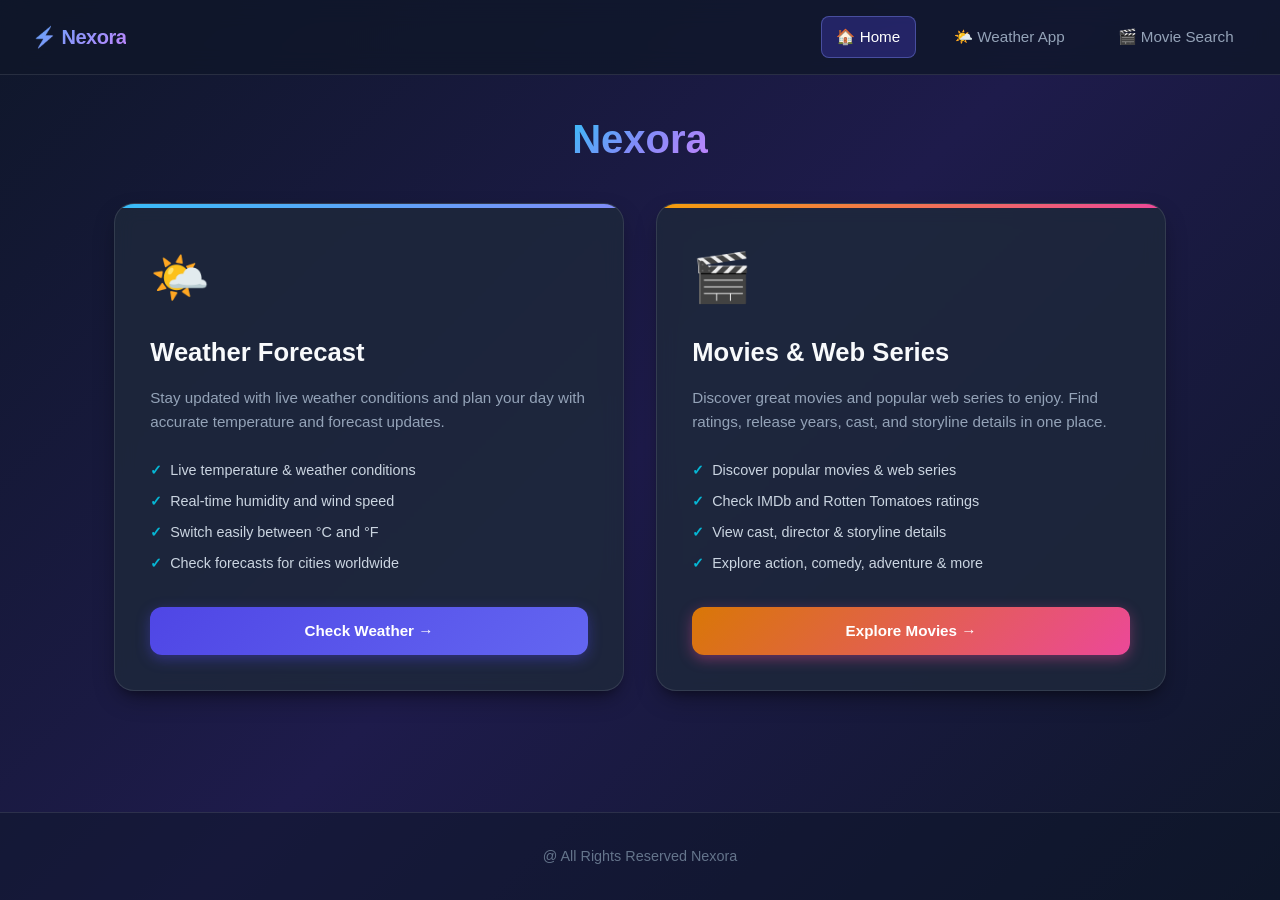
<file: index.html>
<!DOCTYPE html>
<html lang="en">
<head>
  <meta charset="UTF-8">
  <meta name="viewport" content="width=device-width, initial-scale=1.0">
  <title>Nexora</title>
  <!-- Main Stylesheet -->
  <link rel="stylesheet" href="css/style.css">
  <style>
    /* Specific styles for landing portal */
    .apps-grid {
      display: grid;
      grid-template-columns: repeat(auto-fit, minmax(320px, 1fr));
      gap: 2rem;
      margin: 2.5rem 0;
    }

    .project-card {
      padding: 2.2rem;
      display: flex;
      flex-direction: column;
      justify-content: space-between;
      transition: var(--transition);
      border-radius: var(--radius-lg);
      position: relative;
      overflow: hidden;
    }

    .project-card::before {
      content: '';
      position: absolute;
      top: 0;
      left: 0;
      right: 0;
      height: 4px;
      background: linear-gradient(90deg, #38bdf8, #818cf8);
    }

    .project-card.movie-card-accent::before {
      background: linear-gradient(90deg, #f59e0b, #ec4899);
    }

    .project-card:hover {
      transform: translateY(-6px);
      border-color: rgba(129, 140, 248, 0.4);
      box-shadow: 0 20px 35px -10px rgba(0, 0, 0, 0.6);
    }

    .app-icon {
      font-size: 3rem;
      margin-bottom: 1rem;
      display: inline-block;
    }

    .app-title {
      font-size: 1.6rem;
      font-weight: 700;
      margin-bottom: 0.8rem;
    }

    .app-desc {
      color: var(--text-muted);
      font-size: 0.95rem;
      line-height: 1.6;
      margin-bottom: 1.5rem;
    }

    .feature-list {
      list-style: none;
      margin-bottom: 2rem;
      display: flex;
      flex-direction: column;
      gap: 0.5rem;
    }

    .feature-list li {
      color: #cbd5e1;
      font-size: 0.9rem;
      display: flex;
      align-items: center;
      gap: 0.5rem;
    }

    .feature-list li::before {
      content: '✓';
      color: var(--secondary);
      font-weight: bold;
    }
  </style>
</head>
<body>

  <!-- Navigation Bar -->
  <header>
    <nav class="navbar">
      <a href="index.html" class="nav-brand">
        <span>⚡ Nexora</span>
      </a>
      <ul class="nav-links">
        <li><a href="index.html" class="nav-link active">🏠 Home</a></li>
        <li><a href="weather.html" class="nav-link">🌤️ Weather App</a></li>
        <li><a href="movies.html" class="nav-link">🎬 Movie Search</a></li>
      </ul>
    </nav>
  </header>

  <!-- Main Content Container -->
  <main class="container">
    
    <!-- Hero Section -->
    <section class="hero">
      <h1 class="hero-title">
        <span class="gradient-text">Nexora</span>
      </h1>
    </section>

    <!-- Apps Showcase Cards -->
    <section class="apps-grid">
      
      <!-- App 1: Weather App -->
      <article class="glass-card project-card">
        <div>
          <span class="app-icon">🌤️</span>
          <h2 class="app-title">Weather Forecast</h2>
          <p class="app-desc">
            Stay updated with live weather conditions and plan your day with accurate temperature and forecast updates.
          </p>
          <ul class="feature-list">
            <li>Live temperature &amp; weather conditions</li>
            <li>Real-time humidity and wind speed</li>
            <li>Switch easily between &deg;C and &deg;F</li>
            <li>Check forecasts for cities worldwide</li>
          </ul>
        </div>
        <a href="weather.html" class="btn btn-primary" style="width: 100%;">
          Check Weather &rarr;
        </a>
      </article>

      <!-- App 2: Movie Search App -->
      <article class="glass-card project-card movie-card-accent">
        <div>
          <span class="app-icon">🎬</span>
          <h2 class="app-title">Movies &amp; Web Series</h2>
          <p class="app-desc">
            Discover great movies and popular web series to enjoy. Find ratings, release years, cast, and storyline details in one place.
          </p>
          <ul class="feature-list">
            <li>Discover popular movies &amp; web series</li>
            <li>Check IMDb and Rotten Tomatoes ratings</li>
            <li>View cast, director &amp; storyline details</li>
            <li>Explore action, comedy, adventure &amp; more</li>
          </ul>
        </div>
        <a href="movies.html" class="btn btn-primary" style="background: linear-gradient(135deg, #d97706, #ec4899); box-shadow: 0 4px 14px 0 rgba(236, 72, 153, 0.4); width: 100%;">
          Explore Movies &rarr;
        </a>
      </article>

    </section>

  </main>

  <!-- Footer -->
  <footer class="footer">
    <p>@ All Rights Reserved Nexora</p>
  </footer>

</body>
</html>
</file>
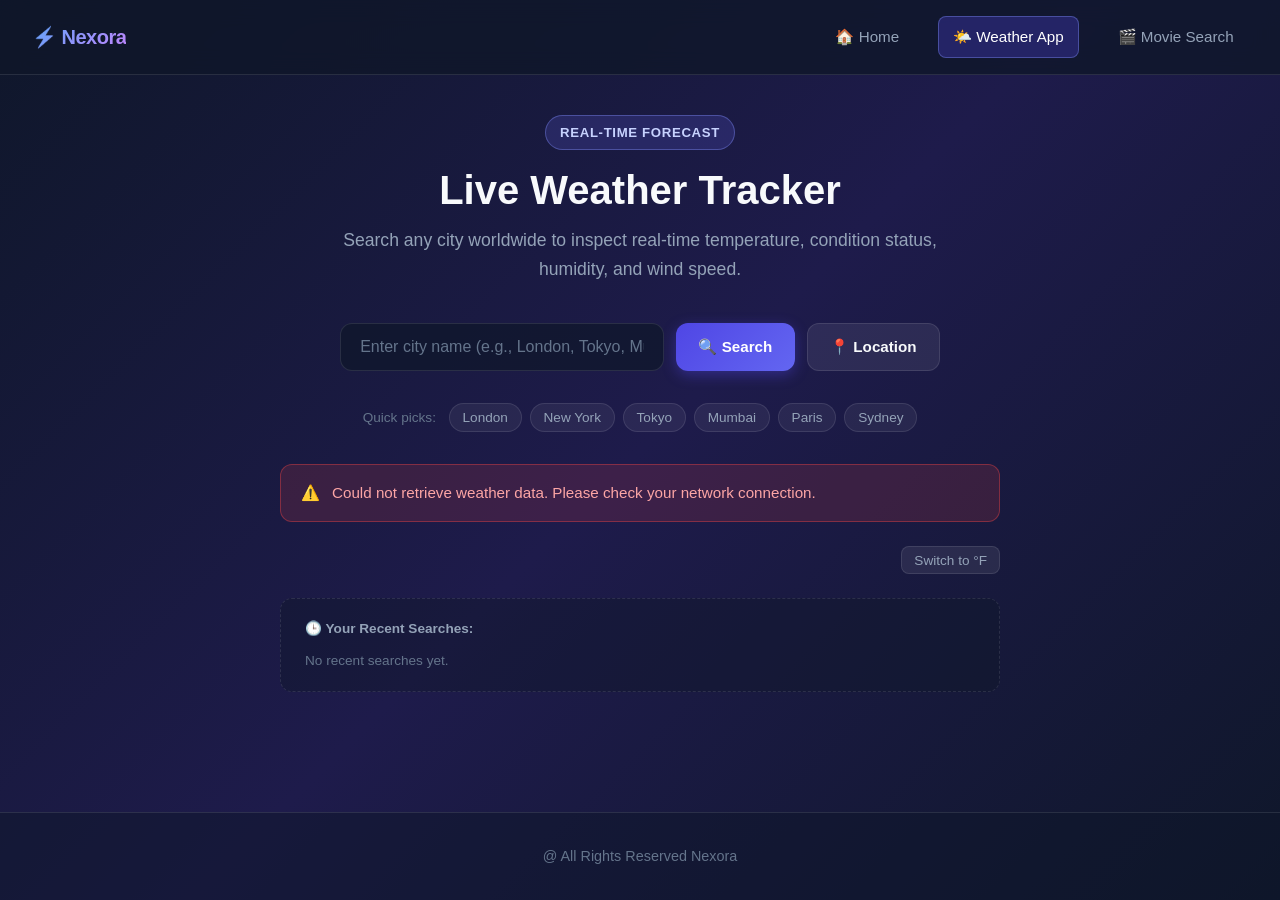
<file: weather.html>
<!DOCTYPE html>
<html lang="en">
<head>
  <meta charset="UTF-8">
  <meta name="viewport" content="width=device-width, initial-scale=1.0">
  <title>Nexora | Weather App</title>
  <!-- Global Stylesheet -->
  <link rel="stylesheet" href="css/style.css">
  <!-- Weather Specific Stylesheet -->
  <link rel="stylesheet" href="css/weather.css">
</head>
<body>

  <!-- Navigation Bar -->
  <header>
    <nav class="navbar">
      <a href="index.html" class="nav-brand">
        <span>⚡ Nexora</span>
      </a>
      <ul class="nav-links">
        <li><a href="index.html" class="nav-link">🏠 Home</a></li>
        <li><a href="weather.html" class="nav-link active">🌤️ Weather App</a></li>
        <li><a href="movies.html" class="nav-link">🎬 Movie Search</a></li>
      </ul>
    </nav>
  </header>

  <!-- Main Container -->
  <main class="container">
    
    <div class="weather-wrapper">
      
      <!-- Hero Section -->
      <section class="hero">
        <span class="hero-badge">Real-Time Forecast</span>
        <h1 class="hero-title">Live Weather Tracker</h1>
        <p class="hero-desc">
          Search any city worldwide to inspect real-time temperature, condition status, humidity, and wind speed.
        </p>
      </section>

      <!-- Search Form -->
      <form id="weather-form" class="search-form" autocomplete="off">
        <input 
          type="text" 
          id="city-input" 
          class="search-input" 
          placeholder="Enter city name (e.g., London, Tokyo, Mumbai)..." 
          required
        >
        <button type="submit" class="btn btn-primary" id="search-btn">
          🔍 Search
        </button>
        <button type="button" class="btn btn-secondary" id="location-btn" title="Use current GPS location">
          📍 Location
        </button>
      </form>

      <!-- Quick City Suggestions -->
      <div class="quick-chips">
        <span class="quick-chips-label">Quick picks:</span>
        <button type="button" class="chip-btn" data-city="London">London</button>
        <button type="button" class="chip-btn" data-city="New York">New York</button>
        <button type="button" class="chip-btn" data-city="Tokyo">Tokyo</button>
        <button type="button" class="chip-btn" data-city="Mumbai">Mumbai</button>
        <button type="button" class="chip-btn" data-city="Paris">Paris</button>
        <button type="button" class="chip-btn" data-city="Sydney">Sydney</button>
      </div>

      <!-- Error Alert Box -->
      <div id="alert-box" class="alert-box alert-danger hidden" role="alert">
        <span>⚠️</span>
        <span id="alert-message">Something went wrong.</span>
      </div>

      <!-- Loading Spinner -->
      <div id="loading-spinner" class="spinner-container hidden">
        <div class="spinner"></div>
        <p style="color: var(--text-muted); font-size: 0.95rem;">Fetching real-time weather...</p>
      </div>

      <!-- Unit Toggle (°C / °F) -->
      <div class="unit-toggle-wrapper">
        <button type="button" id="unit-toggle-btn" class="unit-toggle-btn">
          Switch to °F
        </button>
      </div>

      <!-- Weather Result Display Card -->
      <article id="weather-card" class="weather-card hidden">
        
        <!-- City and Date Header -->
        <div class="weather-header">
          <div class="city-info">
            <h2>
              <span id="city-name">--</span>
              <span id="country-code" class="country-badge">--</span>
            </h2>
            <div id="city-date" class="city-date">--</div>
          </div>
        </div>

        <!-- Main Temperature and Icon Display -->
        <div class="weather-main">
          <div class="weather-icon-wrapper" id="weather-icon">
            ☀️
          </div>
          <div class="temp-display">
            <span class="current-temp" id="current-temp">--°C</span>
            <span class="weather-description" id="weather-desc">--</span>
          </div>
        </div>

        <!-- Additional Weather Metrics Grid -->
        <div class="weather-grid">
          
          <div class="detail-item">
            <div class="detail-icon">🌡️</div>
            <div class="detail-label">Feels Like</div>
            <div class="detail-value" id="feels-like">--</div>
          </div>

          <div class="detail-item">
            <div class="detail-icon">💧</div>
            <div class="detail-label">Humidity</div>
            <div class="detail-value" id="humidity">--</div>
          </div>

          <div class="detail-item">
            <div class="detail-icon">💨</div>
            <div class="detail-label">Wind Speed</div>
            <div class="detail-value" id="wind-speed">--</div>
          </div>

          <div class="detail-item">
            <div class="detail-icon">☁️</div>
            <div class="detail-label">Condition</div>
            <div class="detail-value" id="cloud-cover" style="font-size: 0.95rem;">--</div>
          </div>

        </div>

      </article>

      <!-- Recent Searches (Saved in LocalStorage) -->
      <section class="recent-searches">
        <div class="recent-title">🕒 Your Recent Searches:</div>
        <div id="recent-tags" class="recent-tags">
          <!-- Dynamically populated by weather.js -->
        </div>
      </section>

    </div>

  </main>

  <!-- Footer -->
  <footer class="footer">
    <p>@ All Rights Reserved Nexora</p>
  </footer>

  <!-- JavaScript File -->
  <script src="js/weather.js"></script>
</body>
</html>
</file>
<file: css/style.css>
/* ==========================================================================
   GLOBAL STYLES & DESIGN TOKENS
   Beginner-Friendly, Responsive & Modern Design System
   ========================================================================== */

:root {
  /* Color Palette */
  --primary: #4f46e5;         /* Indigo primary */
  --primary-hover: #4338ca;
  --secondary: #06b6d4;       /* Cyan accent */
  --accent: #f59e0b;          /* Amber accent for ratings/highlights */
  
  --bg-gradient: linear-gradient(135deg, #0f172a 0%, #1e1b4b 50%, #0f172a 100%);
  --surface: rgba(30, 41, 59, 0.85);
  --surface-hover: rgba(51, 65, 85, 0.9);
  --surface-border: rgba(255, 255, 255, 0.1);
  --card-shadow: 0 10px 25px -5px rgba(0, 0, 0, 0.4), 0 8px 10px -6px rgba(0, 0, 0, 0.3);
  
  --text-main: #f8fafc;
  --text-muted: #94a3b8;
  --text-dim: #64748b;
  
  --success: #10b981;
  --danger: #ef4444;
  --warning: #f59e0b;
  
  --radius-sm: 8px;
  --radius-md: 12px;
  --radius-lg: 20px;
  --transition: all 0.25s ease-in-out;
}

/* Reset & Box Sizing */
* {
  margin: 0;
  padding: 0;
  box-sizing: border-box;
}

body {
  font-family: -apple-system, BlinkMacSystemFont, "Segoe UI", Roboto, Helvetica, Arial, sans-serif;
  background: var(--bg-gradient);
  background-attachment: fixed;
  color: var(--text-main);
  min-height: 100vh;
  display: flex;
  flex-direction: column;
  line-height: 1.6;
}

/* Links */
a {
  color: inherit;
  text-decoration: none;
  transition: var(--transition);
}

/* Navigation Bar */
.navbar {
  position: sticky;
  top: 0;
  z-index: 100;
  backdrop-filter: blur(12px);
  -webkit-backdrop-filter: blur(12px);
  background: rgba(15, 23, 42, 0.8);
  border-bottom: 1px solid var(--surface-border);
  padding: 1rem 2rem;
  display: flex;
  justify-content: space-between;
  align-items: center;
}

.nav-brand {
  display: flex;
  align-items: center;
  gap: 0.6rem;
  font-size: 1.25rem;
  font-weight: 700;
  color: #fff;
  letter-spacing: -0.5px;
}

.nav-brand span {
  background: linear-gradient(135deg, #60a5fa, #c084fc);
  -webkit-background-clip: text;
  -webkit-text-fill-color: transparent;
}

.nav-links {
  display: flex;
  list-style: none;
  gap: 1.5rem;
  align-items: center;
}

.nav-link {
  color: var(--text-muted);
  font-weight: 500;
  font-size: 0.95rem;
  padding: 0.5rem 0.9rem;
  border-radius: var(--radius-sm);
  display: flex;
  align-items: center;
  gap: 0.4rem;
  transition: var(--transition);
}

.nav-link:hover,
.nav-link.active {
  color: #ffffff;
  background: rgba(255, 255, 255, 0.1);
}

.nav-link.active {
  background: rgba(79, 70, 229, 0.3);
  border: 1px solid rgba(129, 140, 248, 0.4);
}

/* Page Container */
.container {
  width: 100%;
  max-width: 1100px;
  margin: 0 auto;
  padding: 2.5rem 1.5rem;
  flex: 1;
}

/* Hero Section (Common) */
.hero {
  text-align: center;
  margin-bottom: 2.5rem;
}

.hero-badge {
  display: inline-block;
  background: rgba(99, 102, 241, 0.2);
  border: 1px solid rgba(129, 140, 248, 0.4);
  color: #c7d2fe;
  font-size: 0.825rem;
  font-weight: 600;
  padding: 0.35rem 0.9rem;
  border-radius: 9999px;
  margin-bottom: 1rem;
  text-transform: uppercase;
  letter-spacing: 0.05em;
}

.hero-title {
  font-size: 2.5rem;
  font-weight: 800;
  margin-bottom: 0.8rem;
  line-height: 1.2;
}

.hero-title .gradient-text {
  background: linear-gradient(135deg, #38bdf8, #818cf8, #c084fc);
  -webkit-background-clip: text;
  -webkit-text-fill-color: transparent;
}

.hero-desc {
  color: var(--text-muted);
  font-size: 1.1rem;
  max-width: 650px;
  margin: 0 auto;
}

/* Glassmorphism Card (Common) */
.glass-card {
  background: var(--surface);
  border: 1px solid var(--surface-border);
  border-radius: var(--radius-lg);
  box-shadow: var(--card-shadow);
  backdrop-filter: blur(10px);
  -webkit-backdrop-filter: blur(10px);
}

/* Buttons */
.btn {
  display: inline-flex;
  align-items: center;
  justify-content: center;
  gap: 0.5rem;
  padding: 0.75rem 1.4rem;
  font-size: 0.95rem;
  font-weight: 600;
  border-radius: var(--radius-md);
  border: none;
  cursor: pointer;
  transition: var(--transition);
  font-family: inherit;
}

.btn-primary {
  background: linear-gradient(135deg, var(--primary), #6366f1);
  color: #ffffff;
  box-shadow: 0 4px 14px 0 rgba(79, 70, 229, 0.4);
}

.btn-primary:hover {
  background: linear-gradient(135deg, var(--primary-hover), #4f46e5);
  transform: translateY(-2px);
  box-shadow: 0 6px 20px 0 rgba(79, 70, 229, 0.5);
}

.btn-secondary {
  background: rgba(255, 255, 255, 0.08);
  border: 1px solid var(--surface-border);
  color: var(--text-main);
}

.btn-secondary:hover {
  background: rgba(255, 255, 255, 0.15);
  transform: translateY(-2px);
}

/* Search Box Container */
.search-form {
  display: flex;
  gap: 0.75rem;
  max-width: 600px;
  margin: 0 auto 2rem auto;
  position: relative;
}

.search-input {
  flex: 1;
  background: rgba(15, 23, 42, 0.7);
  border: 1px solid var(--surface-border);
  border-radius: var(--radius-md);
  padding: 0.9rem 1.2rem;
  font-size: 1rem;
  color: var(--text-main);
  outline: none;
  transition: var(--transition);
  font-family: inherit;
}

.search-input:focus {
  border-color: #818cf8;
  box-shadow: 0 0 0 3px rgba(99, 102, 241, 0.3);
  background: rgba(15, 23, 42, 0.95);
}

.search-input::placeholder {
  color: var(--text-dim);
}

/* Quick Chips / Badges */
.quick-chips {
  display: flex;
  flex-wrap: wrap;
  gap: 0.5rem;
  justify-content: center;
  align-items: center;
  margin-bottom: 2rem;
}

.quick-chips-label {
  font-size: 0.85rem;
  color: var(--text-dim);
  font-weight: 500;
  margin-right: 0.3rem;
}

.chip-btn {
  background: rgba(255, 255, 255, 0.06);
  border: 1px solid var(--surface-border);
  color: var(--text-muted);
  font-size: 0.85rem;
  padding: 0.35rem 0.8rem;
  border-radius: 9999px;
  cursor: pointer;
  transition: var(--transition);
}

.chip-btn:hover {
  background: rgba(99, 102, 241, 0.25);
  color: #fff;
  border-color: rgba(129, 140, 248, 0.5);
  transform: translateY(-1px);
}

/* Status Notifications / Alerts */
.alert-box {
  padding: 1rem 1.25rem;
  border-radius: var(--radius-md);
  margin-bottom: 1.5rem;
  display: flex;
  align-items: center;
  gap: 0.75rem;
  font-size: 0.95rem;
  animation: fadeIn 0.3s ease-in-out;
}

.alert-danger {
  background: rgba(239, 68, 68, 0.15);
  border: 1px solid rgba(239, 68, 68, 0.4);
  color: #fca5a5;
}

.alert-info {
  background: rgba(56, 189, 248, 0.15);
  border: 1px solid rgba(56, 189, 248, 0.4);
  color: #bae6fd;
}

/* Loading Spinner */
.spinner-container {
  display: flex;
  flex-direction: column;
  align-items: center;
  justify-content: center;
  padding: 3rem 1rem;
  gap: 1rem;
}

.spinner {
  width: 44px;
  height: 44px;
  border: 4px solid rgba(255, 255, 255, 0.15);
  border-top-color: #818cf8;
  border-radius: 50%;
  animation: spin 0.8s linear infinite;
}

@keyframes spin {
  to { transform: rotate(360deg); }
}

@keyframes fadeIn {
  from { opacity: 0; transform: translateY(8px); }
  to { opacity: 1; transform: translateY(0); }
}

/* Utility Hidden */
.hidden {
  display: none !important;
}

/* Footer */
.footer {
  text-align: center;
  padding: 2rem 1.5rem;
  border-top: 1px solid var(--surface-border);
  color: var(--text-dim);
  font-size: 0.9rem;
  background: rgba(15, 23, 42, 0.5);
}

.footer strong {
  color: var(--text-muted);
}

/* Responsive adjustments */
@media (max-width: 640px) {
  .navbar {
    flex-direction: column;
    gap: 0.8rem;
    padding: 1rem;
  }
  .nav-links {
    gap: 0.5rem;
    flex-wrap: wrap;
    justify-content: center;
  }
  .hero-title {
    font-size: 1.85rem;
  }
  .search-form {
    flex-direction: column;
  }
}
</file>
<file: css/weather.css>
/* ==========================================================================
   WEATHER APP STYLES
   ========================================================================== */

.weather-wrapper {
  max-width: 720px;
  margin: 0 auto;
}

/* Unit Toggle */
.unit-toggle-wrapper {
  display: flex;
  justify-content: flex-end;
  margin-bottom: 1rem;
}

.unit-toggle-btn {
  background: rgba(255, 255, 255, 0.08);
  border: 1px solid var(--surface-border);
  color: var(--text-muted);
  font-size: 0.85rem;
  padding: 0.35rem 0.75rem;
  border-radius: var(--radius-sm);
  cursor: pointer;
  display: inline-flex;
  align-items: center;
  gap: 0.4rem;
  transition: var(--transition);
}

.unit-toggle-btn:hover {
  background: rgba(255, 255, 255, 0.15);
  color: #fff;
}

/* Main Weather Card */
.weather-card {
  padding: 2.2rem;
  margin-bottom: 2rem;
  border-radius: var(--radius-lg);
  background: linear-gradient(145deg, rgba(30, 41, 59, 0.9), rgba(15, 23, 42, 0.85));
  border: 1px solid rgba(255, 255, 255, 0.12);
  box-shadow: 0 20px 35px -10px rgba(0, 0, 0, 0.5);
  animation: fadeIn 0.4s ease-out;
}

/* Weather Header */
.weather-header {
  display: flex;
  justify-content: space-between;
  align-items: flex-start;
  border-bottom: 1px solid var(--surface-border);
  padding-bottom: 1.25rem;
  margin-bottom: 1.5rem;
}

.city-info h2 {
  font-size: 1.9rem;
  font-weight: 700;
  display: flex;
  align-items: center;
  gap: 0.6rem;
}

.country-badge {
  font-size: 0.85rem;
  background: rgba(99, 102, 241, 0.25);
  color: #c7d2fe;
  padding: 0.2rem 0.55rem;
  border-radius: var(--radius-sm);
  font-weight: 600;
}

.city-date {
  color: var(--text-muted);
  font-size: 0.9rem;
  margin-top: 0.3rem;
}

/* Weather Main Display */
.weather-main {
  display: flex;
  align-items: center;
  justify-content: space-around;
  padding: 1rem 0 2rem 0;
  gap: 2rem;
}

.weather-icon-wrapper {
  font-size: 5rem;
  line-height: 1;
  filter: drop-shadow(0 8px 16px rgba(0, 0, 0, 0.3));
  animation: floatIcon 3s ease-in-out infinite alternate;
}

@keyframes floatIcon {
  from { transform: translateY(0); }
  to { transform: translateY(-8px); }
}

.temp-display {
  display: flex;
  flex-direction: column;
}

.current-temp {
  font-size: 4.5rem;
  font-weight: 800;
  letter-spacing: -2px;
  line-height: 1;
  background: linear-gradient(135deg, #ffffff, #cbd5e1);
  -webkit-background-clip: text;
  -webkit-text-fill-color: transparent;
}

.weather-description {
  font-size: 1.35rem;
  color: #38bdf8;
  font-weight: 600;
  text-transform: capitalize;
  margin-top: 0.4rem;
}

/* Weather Details Grid */
.weather-grid {
  display: grid;
  grid-template-columns: repeat(auto-fit, minmax(130px, 1fr));
  gap: 1rem;
  margin-top: 1rem;
}

.detail-item {
  background: rgba(15, 23, 42, 0.55);
  border: 1px solid var(--surface-border);
  border-radius: var(--radius-md);
  padding: 1.2rem 1rem;
  text-align: center;
  transition: var(--transition);
}

.detail-item:hover {
  background: rgba(30, 41, 59, 0.7);
  transform: translateY(-3px);
  border-color: rgba(129, 140, 248, 0.3);
}

.detail-icon {
  font-size: 1.5rem;
  margin-bottom: 0.4rem;
}

.detail-label {
  font-size: 0.8rem;
  text-transform: uppercase;
  color: var(--text-dim);
  font-weight: 600;
  letter-spacing: 0.05em;
  margin-bottom: 0.2rem;
}

.detail-value {
  font-size: 1.2rem;
  font-weight: 700;
  color: var(--text-main);
}

/* Recent searches */
.recent-searches {
  margin-top: 1.5rem;
  padding: 1.2rem 1.5rem;
  background: rgba(15, 23, 42, 0.4);
  border: 1px dashed var(--surface-border);
  border-radius: var(--radius-md);
}

.recent-title {
  font-size: 0.85rem;
  color: var(--text-muted);
  margin-bottom: 0.6rem;
  font-weight: 600;
}

.recent-tags {
  display: flex;
  flex-wrap: wrap;
  gap: 0.5rem;
}

@media (max-width: 600px) {
  .weather-card {
    padding: 1.5rem 1.2rem;
  }
  .weather-main {
    flex-direction: column;
    text-align: center;
    gap: 1.2rem;
  }
  .current-temp {
    font-size: 3.5rem;
  }
  .weather-grid {
    grid-template-columns: repeat(2, 1fr);
  }
}
</file>
